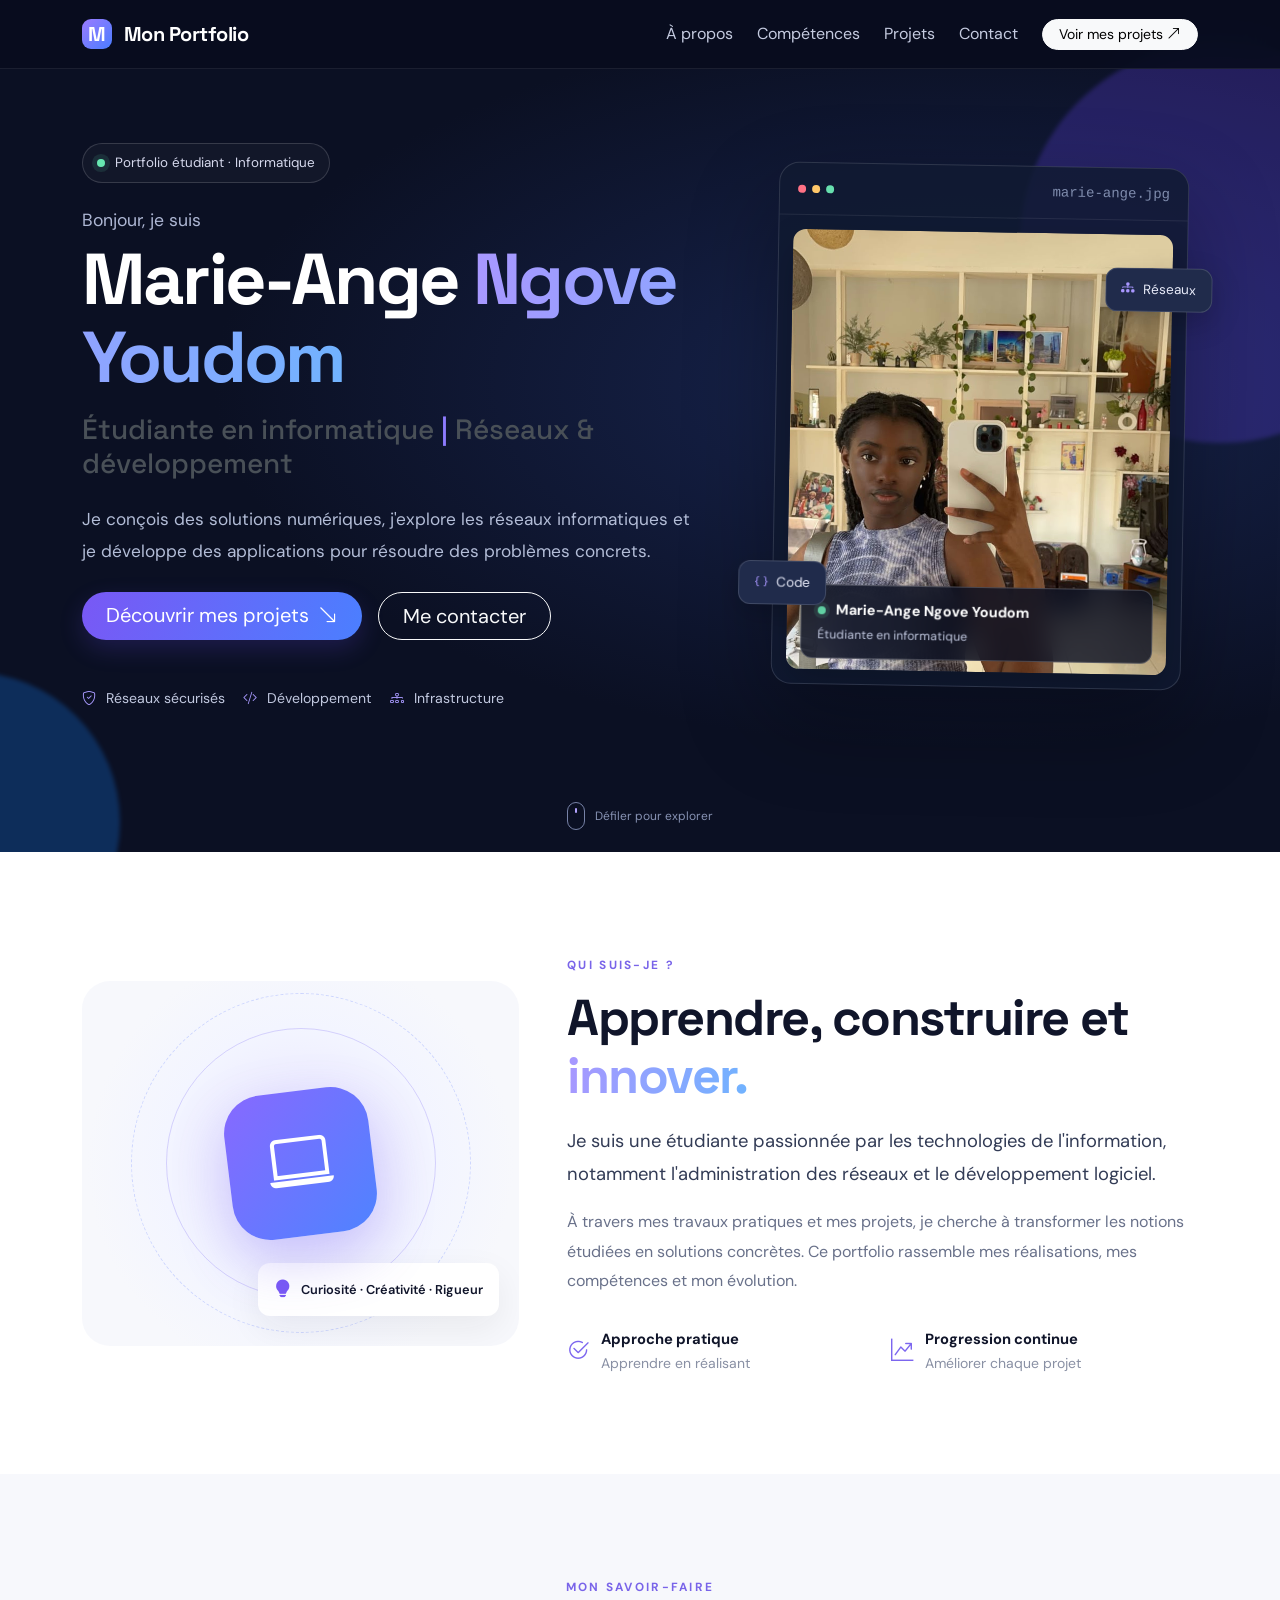
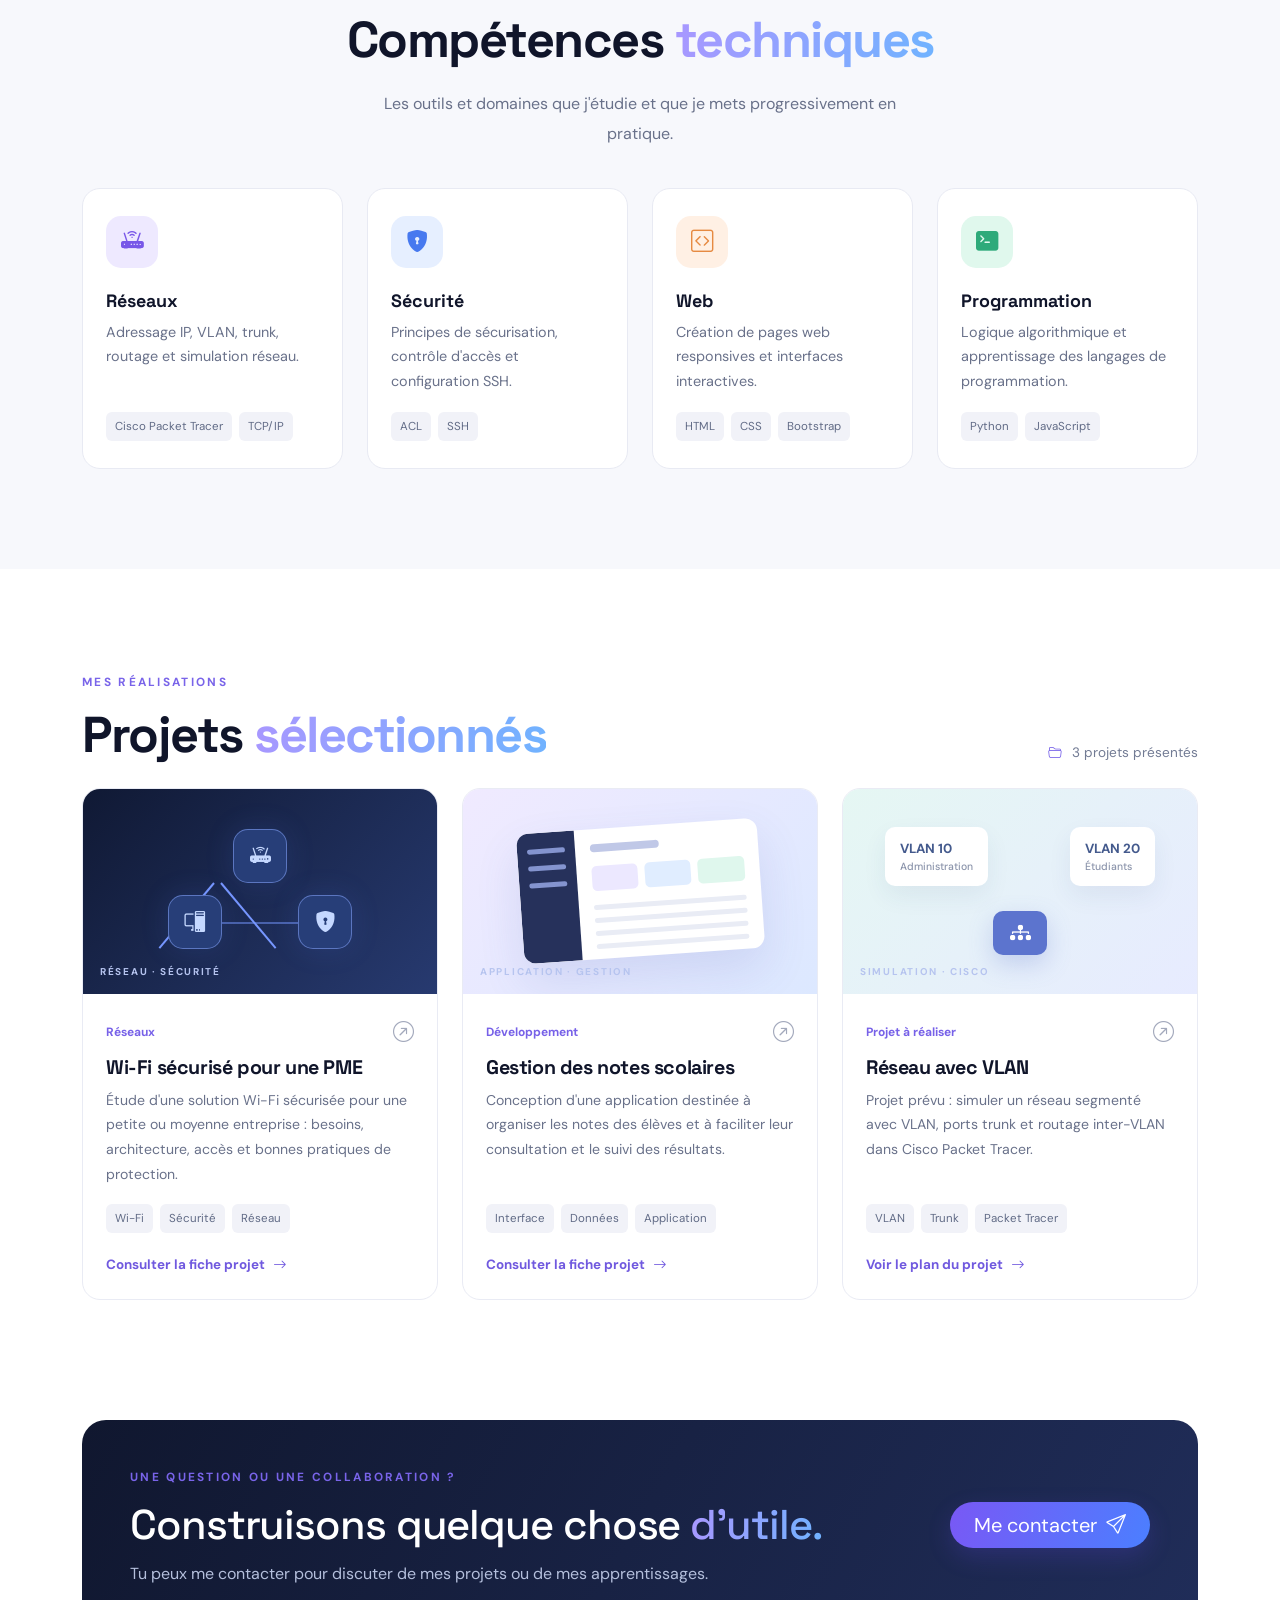
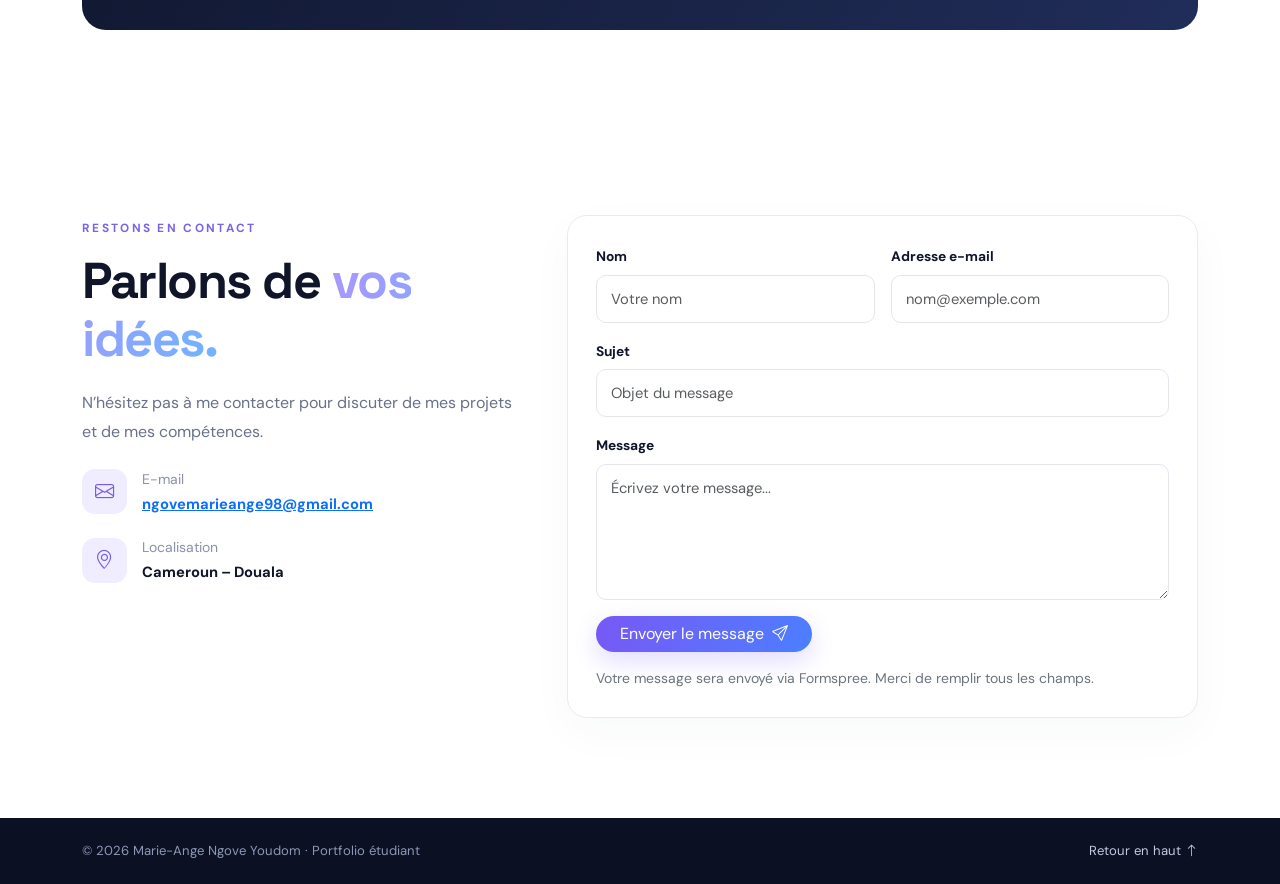
<file: index.html>
<!doctype html>
<html lang="fr">
<head>
  <meta charset="utf-8">
  <meta name="viewport" content="width=device-width, initial-scale=1">
  <meta name="description" content="Portfolio étudiant en informatique : réseaux, cybersécurité et développement d'applications.">
  <title>Portfolio | Étudiante en informatique</title>
  <link href="https://cdn.jsdelivr.net/npm/bootstrap@5.3.3/dist/css/bootstrap.min.css" rel="stylesheet">
  <link href="https://cdn.jsdelivr.net/npm/bootstrap-icons@1.11.3/font/bootstrap-icons.min.css" rel="stylesheet">
  <link rel="stylesheet" href="assets/css/style.css">
</head>
<body data-bs-spy="scroll" data-bs-target="#navbar" data-bs-smooth-scroll="true" tabindex="0">
<nav id="navbar" class="navbar navbar-expand-lg navbar-dark fixed-top">
  <div class="container">
    <a class="navbar-brand fw-bold" href="#accueil"><span class="brand-mark">M</span> Mon Portfolio</a>
    <button class="navbar-toggler" type="button" data-bs-toggle="collapse" data-bs-target="#navLinks" aria-controls="navLinks" aria-expanded="false" aria-label="Ouvrir le menu"><span class="navbar-toggler-icon"></span></button>
    <div class="collapse navbar-collapse" id="navLinks">
      <ul class="navbar-nav ms-auto align-items-lg-center gap-lg-2">
        <li class="nav-item"><a class="nav-link" href="#apropos">À propos</a></li>
        <li class="nav-item"><a class="nav-link" href="#competences">Compétences</a></li>
        <li class="nav-item"><a class="nav-link" href="#projets">Projets</a></li>
        <li class="nav-item"><a class="nav-link" href="#contact">Contact</a></li>
        <li class="nav-item ms-lg-2"><a class="btn btn-sm btn-outline-light rounded-pill px-3" href="#projets">Voir mes projets <i class="bi bi-arrow-up-right"></i></a></li>
      </ul>
    </div>
  </div>
</nav>
<header id="accueil" class="hero-section">
  <div class="hero-glow glow-one"></div><div class="hero-glow glow-two"></div>
  <div class="container position-relative">
    <div class="row align-items-center min-vh-100 py-5 g-5">
      <div class="col-lg-7 reveal">
        <span class="eyebrow"><span class="status-dot"></span> Portfolio étudiant · Informatique</span>
        <p class="hello mt-4 mb-2">Bonjour, je suis</p>
        <h1 class="display-2 fw-bold mb-3">Marie-Ange <span class="gradient-text">Ngove Youdom</span></h1>
        <h2 class="h3 text-light-emphasis mb-4">Étudiante en informatique <span class="accent">|</span> Réseaux & développement</h2>
        <p class="hero-copy mb-4">Je conçois des solutions numériques, j'explore les réseaux informatiques et je développe des applications pour résoudre des problèmes concrets.</p>
        <div class="d-flex flex-wrap gap-3">
          <a href="#projets" class="btn btn-primary btn-lg rounded-pill px-4">Découvrir mes projets <i class="bi bi-arrow-down-right ms-1"></i></a>
          <a href="#contact" class="btn btn-outline-light btn-lg rounded-pill px-4">Me contacter</a>
        </div>
        <div class="hero-tags mt-5"><span><i class="bi bi-shield-check"></i> Réseaux sécurisés</span><span><i class="bi bi-code-slash"></i> Développement</span><span><i class="bi bi-diagram-3"></i> Infrastructure</span></div>
      </div>
      <div class="col-lg-5 reveal reveal-delay">
        <div class="profile-panel mx-auto">
          <div class="panel-top"><span></span><span></span><span></span><small>marie-ange.jpg</small></div>
          <div class="profile-photo-wrap"><img class="profile-photo" src="assets/images/photo-marie-ange.jpeg" alt="Photo de Marie-Ange Ngove Youdom"><div class="photo-caption"><span class="photo-status"></span> Marie-Ange Ngove Youdom <small>Étudiante en informatique</small></div></div>
          <div class="floating-badge badge-network"><i class="bi bi-diagram-3-fill"></i><span>Réseaux</span></div>
          <div class="floating-badge badge-code"><i class="bi bi-braces"></i><span>Code</span></div>
        </div>
      </div>
    </div>
  </div>
  <a class="scroll-cue" href="#apropos" aria-label="Défiler vers la section À propos"><span></span> Défiler pour explorer</a>
</header>
<main>
<section id="apropos" class="section-pad section-light"><div class="container"><div class="row align-items-center g-5">
  <div class="col-lg-5 reveal"><div class="about-visual"><div class="about-icon"><i class="bi bi-laptop"></i></div><div class="orbit orbit-a"></div><div class="orbit orbit-b"></div><div class="mini-card"><i class="bi bi-lightbulb-fill"></i><span>Curiosité · Créativité · Rigueur</span></div></div></div>
  <div class="col-lg-7 reveal reveal-delay"><span class="section-kicker">QUI SUIS-JE ?</span><h2 class="section-title">Apprendre, construire et <span class="gradient-text">innover.</span></h2><p class="lead-copy">Je suis une étudiante passionnée par les technologies de l'information, notamment l'administration des réseaux et le développement logiciel.</p><p class="body-copy">À travers mes travaux pratiques et mes projets, je cherche à transformer les notions étudiées en solutions concrètes. Ce portfolio rassemble mes réalisations, mes compétences et mon évolution.</p><div class="row g-3 mt-3"><div class="col-sm-6"><div class="value-item"><i class="bi bi-check2-circle"></i><div><strong>Approche pratique</strong><small>Apprendre en réalisant</small></div></div></div><div class="col-sm-6"><div class="value-item"><i class="bi bi-graph-up-arrow"></i><div><strong>Progression continue</strong><small>Améliorer chaque projet</small></div></div></div></div></div>
</div></div></section>
<section id="competences" class="section-pad skills-section"><div class="container"><div class="section-heading text-center reveal"><span class="section-kicker">MON SAVOIR-FAIRE</span><h2 class="section-title">Compétences <span class="gradient-text">techniques</span></h2><p class="body-copy mx-auto">Les outils et domaines que j'étudie et que je mets progressivement en pratique.</p></div><div class="row g-4 mt-3">
  <div class="col-md-6 col-lg-3 reveal"><div class="skill-card h-100"><div class="skill-icon purple"><i class="bi bi-router-fill"></i></div><h3>Réseaux</h3><p>Adressage IP, VLAN, trunk, routage et simulation réseau.</p><div class="skill-pills"><span>Cisco Packet Tracer</span><span>TCP/IP</span></div></div></div>
  <div class="col-md-6 col-lg-3 reveal reveal-delay"><div class="skill-card h-100"><div class="skill-icon blue"><i class="bi bi-shield-lock-fill"></i></div><h3>Sécurité</h3><p>Principes de sécurisation, contrôle d'accès et configuration SSH.</p><div class="skill-pills"><span>ACL</span><span>SSH</span></div></div></div>
  <div class="col-md-6 col-lg-3 reveal"><div class="skill-card h-100"><div class="skill-icon orange"><i class="bi bi-code-square"></i></div><h3>Web</h3><p>Création de pages web responsives et interfaces interactives.</p><div class="skill-pills"><span>HTML</span><span>CSS</span><span>Bootstrap</span></div></div></div>
  <div class="col-md-6 col-lg-3 reveal reveal-delay"><div class="skill-card h-100"><div class="skill-icon green"><i class="bi bi-terminal-fill"></i></div><h3>Programmation</h3><p>Logique algorithmique et apprentissage des langages de programmation.</p><div class="skill-pills"><span>Python</span><span>JavaScript</span></div></div></div>
</div></div></section>
<section id="projets" class="section-pad projects-section"><div class="container"><div class="d-flex flex-wrap justify-content-between align-items-end gap-3 mb-4 reveal"><div><span class="section-kicker">MES RÉALISATIONS</span><h2 class="section-title mb-0">Projets <span class="gradient-text">sélectionnés</span></h2></div><span class="project-count"><i class="bi bi-folder2-open"></i> 3 projets présentés</span></div><div class="row g-4">
  <div class="col-lg-4 reveal"><article class="project-card h-100"><div class="project-art art-network"><div class="network-node n1"><i class="bi bi-router-fill"></i></div><div class="network-node n2"><i class="bi bi-pc-display"></i></div><div class="network-node n3"><i class="bi bi-shield-lock-fill"></i></div><div class="network-line l1"></div><div class="network-line l2"></div><div class="network-line l3"></div><span class="art-label">RÉSEAU · SÉCURITÉ</span></div><div class="project-body"><div class="d-flex justify-content-between align-items-center mb-2"><span class="project-type">Réseaux</span><i class="bi bi-arrow-up-right-circle project-arrow"></i></div><h3>Wi-Fi sécurisé pour une PME</h3><p>Étude d'une solution Wi-Fi sécurisée pour une petite ou moyenne entreprise : besoins, architecture, accès et bonnes pratiques de protection.</p><div class="project-tags"><span>Wi-Fi</span><span>Sécurité</span><span>Réseau</span></div><a class="project-link" href="projets/wifi-securise/index.html">Consulter la fiche projet <i class="bi bi-arrow-right"></i></a></div></article></div>
  <div class="col-lg-4 reveal reveal-delay"><article class="project-card h-100"><div class="project-art art-app"><div class="app-mock"><div class="app-sidebar"><b></b><b></b><b></b></div><div class="app-content"><span class="mock-title"></span><div class="mock-stats"><i></i><i></i><i></i></div><div class="mock-table"><b></b><b></b><b></b><b></b></div></div></div><span class="art-label">APPLICATION · GESTION</span></div><div class="project-body"><div class="d-flex justify-content-between align-items-center mb-2"><span class="project-type">Développement</span><i class="bi bi-arrow-up-right-circle project-arrow"></i></div><h3>Gestion des notes scolaires</h3><p>Conception d'une application destinée à organiser les notes des élèves et à faciliter leur consultation et le suivi des résultats.</p><div class="project-tags"><span>Interface</span><span>Données</span><span>Application</span></div><a class="project-link" href="projets/gestion-notes/index.html">Consulter la fiche projet <i class="bi bi-arrow-right"></i></a></div></article></div>
  <div class="col-lg-4 reveal"><article class="project-card h-100"><div class="project-art art-vlan"><div class="vlan-box box-a">VLAN 10<small>Administration</small></div><div class="vlan-box box-b">VLAN 20<small>Étudiants</small></div><div class="vlan-switch"><i class="bi bi-diagram-3-fill"></i></div><span class="art-label">SIMULATION · CISCO</span></div><div class="project-body"><div class="d-flex justify-content-between align-items-center mb-2"><span class="project-type">Projet à réaliser</span><i class="bi bi-arrow-up-right-circle project-arrow"></i></div><h3>Réseau avec VLAN</h3><p>Projet prévu : simuler un réseau segmenté avec VLAN, ports trunk et routage inter-VLAN dans Cisco Packet Tracer.</p><div class="project-tags"><span>VLAN</span><span>Trunk</span><span>Packet Tracer</span></div><a class="project-link" href="projets/reseau-vlan/index.html">Voir le plan du projet <i class="bi bi-arrow-right"></i></a></div></article></div>
</div></div></section>
<section class="cta-section"><div class="container"><div class="cta-box reveal"><div><span class="section-kicker">UNE QUESTION OU UNE COLLABORATION ?</span><h2>Construisons quelque chose <span class="gradient-text">d'utile.</span></h2><p>Tu peux me contacter pour discuter de mes projets ou de mes apprentissages.</p></div><a href="#contact" class="btn btn-primary btn-lg rounded-pill px-4">Me contacter <i class="bi bi-send ms-1"></i></a></div></div></section>
<section id="contact" class="section-pad section-light"><div class="container"><div class="row g-5"><div class="col-lg-5 reveal"><span class="section-kicker">RESTONS EN CONTACT</span><h2 class="section-title">Parlons de <span class="gradient-text">vos idées.</span></h2><p class="body-copy">N’hésitez pas à me contacter pour discuter de mes projets et de mes compétences.</p><div class="contact-detail"><i class="bi bi-envelope"></i><div><small>E-mail</small><strong><a href="mailto:ngovemarieange98@gmail.com">ngovemarieange98@gmail.com</a></strong></div></div><div class="contact-detail"><i class="bi bi-geo-alt"></i><div><small>Localisation</small><strong>Cameroun – Douala</strong></div></div></div><div class="col-lg-7 reveal reveal-delay"><form id="contactForm" class="contact-form" action="https://formspree.io/f/xaeqrkwn" method="POST"><div class="row g-3"><div class="col-md-6"><label class="form-label" for="name">Nom</label><input class="form-control" id="name" name="name" placeholder="Votre nom" required></div><div class="col-md-6"><label class="form-label" for="email">Adresse e-mail</label><input class="form-control" type="email" id="email" name="email" placeholder="nom@exemple.com" required></div><div class="col-12"><label class="form-label" for="subject">Sujet</label><input class="form-control" id="subject" name="subject" placeholder="Objet du message" required></div><div class="col-12"><label class="form-label" for="message">Message</label><textarea class="form-control" id="message" name="message" rows="5" placeholder="Écrivez votre message..." required></textarea></div><div class="col-12"><button class="btn btn-primary rounded-pill px-4" type="submit">Envoyer le message <i class="bi bi-send ms-1"></i></button><p id="formNotice" class="small mt-3 mb-0 text-secondary">Votre message sera envoyé via Formspree. Merci de remplir tous les champs.</p></div></div></form></div></div></div></section>
</main>
<footer class="site-footer"><div class="container d-flex flex-wrap justify-content-between gap-2"><span>© <span id="year"></span> Marie-Ange Ngove Youdom · Portfolio étudiant</span><a href="#accueil">Retour en haut <i class="bi bi-arrow-up"></i></a></div></footer>
<script src="https://cdn.jsdelivr.net/npm/bootstrap@5.3.3/dist/js/bootstrap.bundle.min.js"></script>
<script src="assets/js/main.js"></script>
</body></html>
</file>
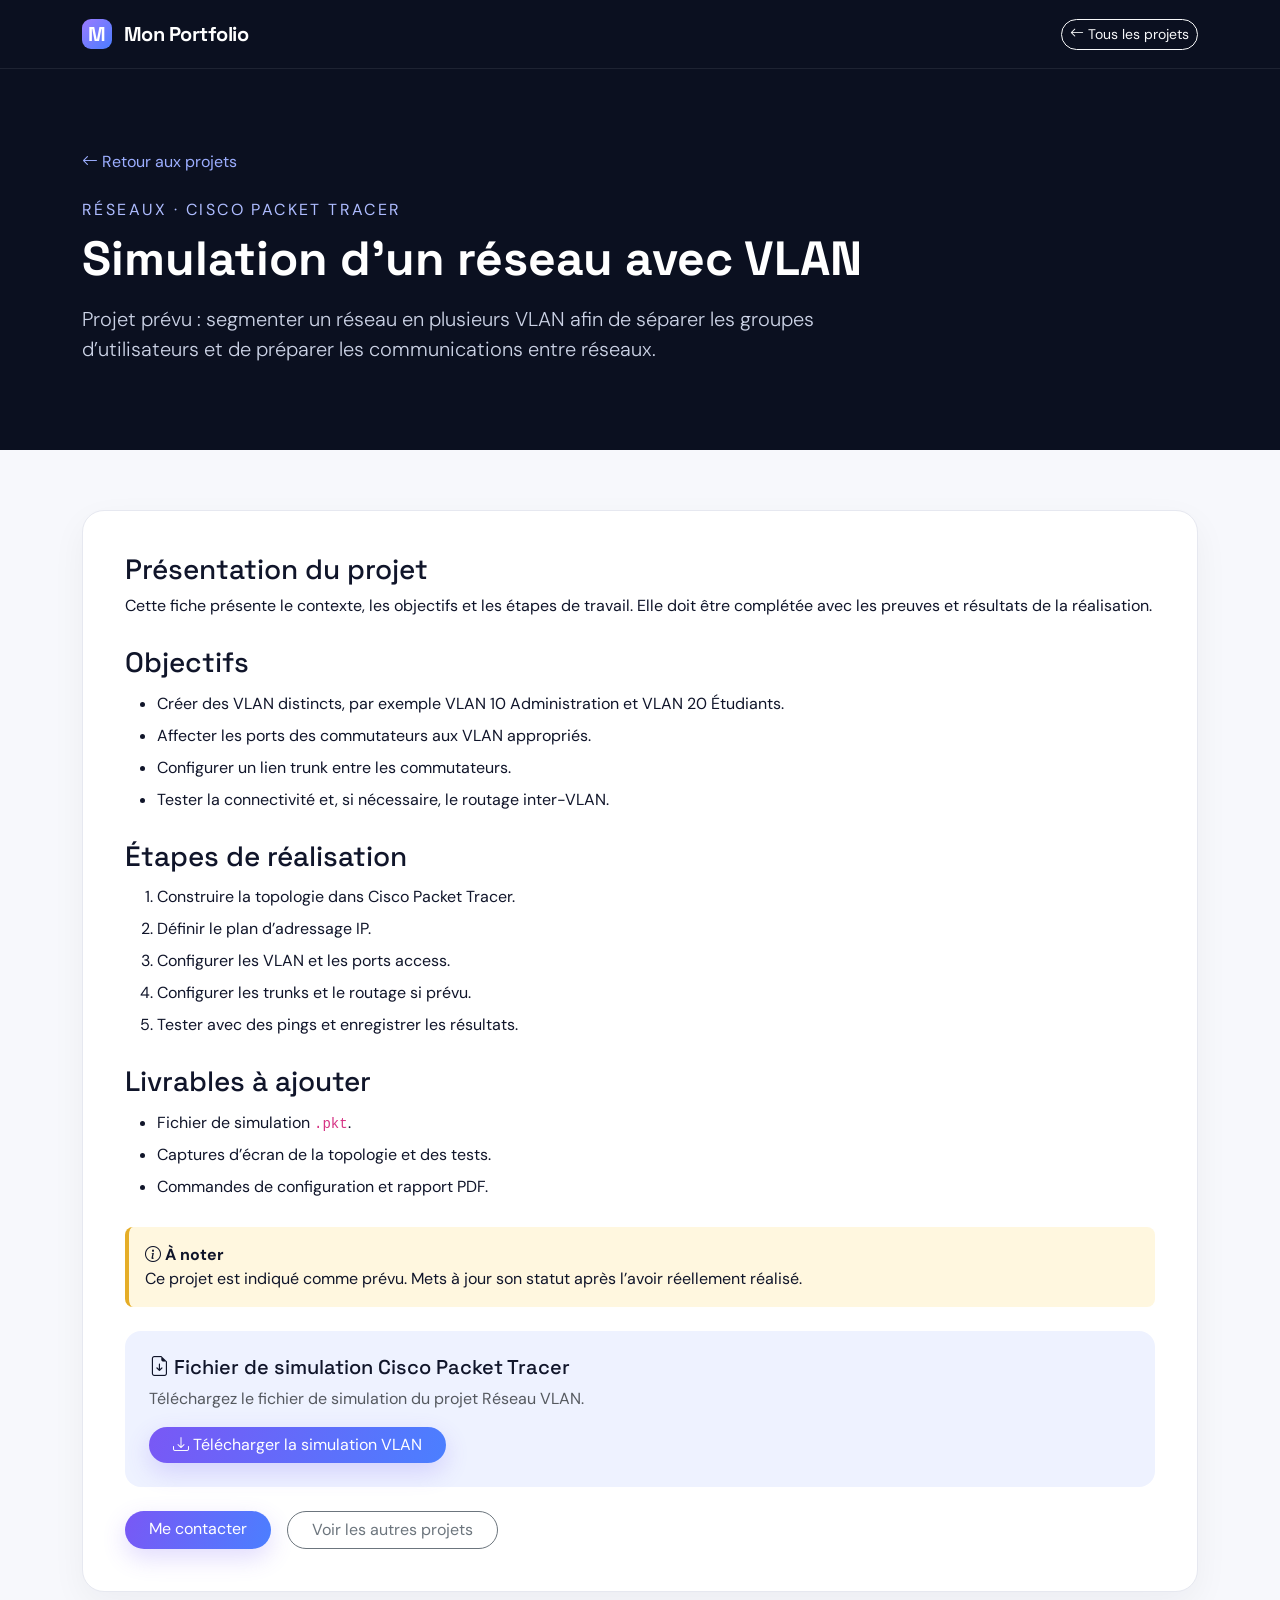
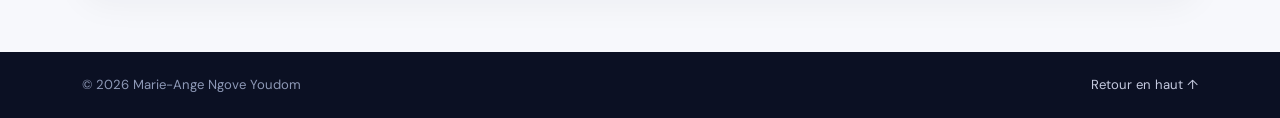
<file: projets/reseau-vlan/index.html>
<!doctype html>
<html lang="fr">
<head>
<meta charset="utf-8">
<meta name="viewport" content="width=device-width, initial-scale=1">
<meta name="description" content="Fiche projet : Simulation d’un réseau avec VLAN">
<title>Simulation d’un réseau avec VLAN | Portfolio Marie-Ange</title>
<link href="https://cdn.jsdelivr.net/npm/bootstrap@5.3.3/dist/css/bootstrap.min.css" rel="stylesheet">
<link href="https://cdn.jsdelivr.net/npm/bootstrap-icons@1.11.3/font/bootstrap-icons.min.css" rel="stylesheet">
<link rel="stylesheet" href="../../assets/css/style.css">

<style>
.detail-hero{padding:150px 0 70px;background:#0b1020;color:#fff}
.detail-content{padding:60px 0;background:#f7f8fc;min-height:55vh}
.detail-card{background:white;border:1px solid #e6e8f0;border-radius:22px;padding:clamp(22px,4vw,42px);box-shadow:0 12px 35px #121a2b0c}
.detail-card h3{margin-top:28px;margin-bottom:12px}
.detail-card li{margin-bottom:8px}
.back-link{color:#9caeff;text-decoration:none}
.project-note{background:#fff7df;border-left:4px solid #e5ad27;padding:16px;border-radius:8px;margin-top:28px}
</style>
</head>

<body>

<nav class="navbar navbar-dark fixed-top" style="background:#0b1020">
<div class="container">
<a class="navbar-brand fw-bold" href="../../index.html">
<span class="brand-mark">M</span> Mon Portfolio
</a>
<a class="btn btn-outline-light btn-sm rounded-pill" href="../../index.html#projets">
<i class="bi bi-arrow-left"></i> Tous les projets
</a>
</div>
</nav>

<header class="detail-hero">
<div class="container">
<a class="back-link" href="../../index.html#projets">
<i class="bi bi-arrow-left"></i> Retour aux projets
</a>
<p class="text-uppercase mt-4 mb-2" style="letter-spacing:.15em;color:#aebcff">
Réseaux · Cisco Packet Tracer
</p>
<h1 class="display-5 fw-bold">Simulation d’un réseau avec VLAN</h1>
<p class="lead mt-3" style="max-width:800px;color:#cbd2e5">
Projet prévu : segmenter un réseau en plusieurs VLAN afin de séparer les groupes d’utilisateurs et de préparer les communications entre réseaux.
</p>
</div>
</header>

<main class="detail-content">
<div class="container">
<article class="detail-card">

<h2 class="h3">Présentation du projet</h2>
<p>Cette fiche présente le contexte, les objectifs et les étapes de travail. Elle doit être complétée avec les preuves et résultats de la réalisation.</p>

<h3>Objectifs</h3>
<ul>
<li>Créer des VLAN distincts, par exemple VLAN 10 Administration et VLAN 20 Étudiants.</li>
<li>Affecter les ports des commutateurs aux VLAN appropriés.</li>
<li>Configurer un lien trunk entre les commutateurs.</li>
<li>Tester la connectivité et, si nécessaire, le routage inter-VLAN.</li>
</ul>

<h3>Étapes de réalisation</h3>
<ol>
<li>Construire la topologie dans Cisco Packet Tracer.</li>
<li>Définir le plan d’adressage IP.</li>
<li>Configurer les VLAN et les ports access.</li>
<li>Configurer les trunks et le routage si prévu.</li>
<li>Tester avec des pings et enregistrer les résultats.</li>
</ol>

<h3>Livrables à ajouter</h3>
<ul>
<li>Fichier de simulation <code>.pkt</code>.</li>
<li>Captures d’écran de la topologie et des tests.</li>
<li>Commandes de configuration et rapport PDF.</li>
</ul>

<div class="project-note">
<strong><i class="bi bi-info-circle"></i> À noter</strong>
<p class="mb-0">Ce projet est indiqué comme prévu. Mets à jour son statut après l’avoir réellement réalisé.</p>
</div>

<!-- Bouton de téléchargement de la simulation VLAN -->
<div class="mt-4 p-4 rounded-4" style="background:#eef2ff">
<h3 class="h5 mb-2 mt-0">
<i class="bi bi-file-earmark-arrow-down"></i>
Fichier de simulation Cisco Packet Tracer
</h3>
<p class="text-muted">
Téléchargez le fichier de simulation du projet Réseau VLAN.
</p>
<a href="./LONGSTAR.pka%20(2)"
   class="btn btn-primary rounded-pill px-4"
   download>
<i class="bi bi-download"></i>
Télécharger la simulation VLAN
</a>
</div>

<div class="d-flex flex-wrap gap-3 mt-4">
<a class="btn btn-primary rounded-pill px-4" href="../../index.html#contact">Me contacter</a>
<a class="btn btn-outline-secondary rounded-pill px-4" href="../../index.html#projets">Voir les autres projets</a>
</div>

</article>
</div>
</main>

<footer class="site-footer">
<div class="container d-flex flex-wrap justify-content-between gap-2">
<span>© <span id="year"></span> Marie-Ange Ngove Youdom</span>
<a href="#top" onclick="window.scrollTo({top:0,behavior:'smooth'});return false">Retour en haut ↑</a>
</div>
</footer>

<script>
document.getElementById('year').textContent=new Date().getFullYear();
</script>
<script src="https://cdn.jsdelivr.net/npm/bootstrap@5.3.3/dist/js/bootstrap.bundle.min.js"></script>

</body>
</html>
</file>
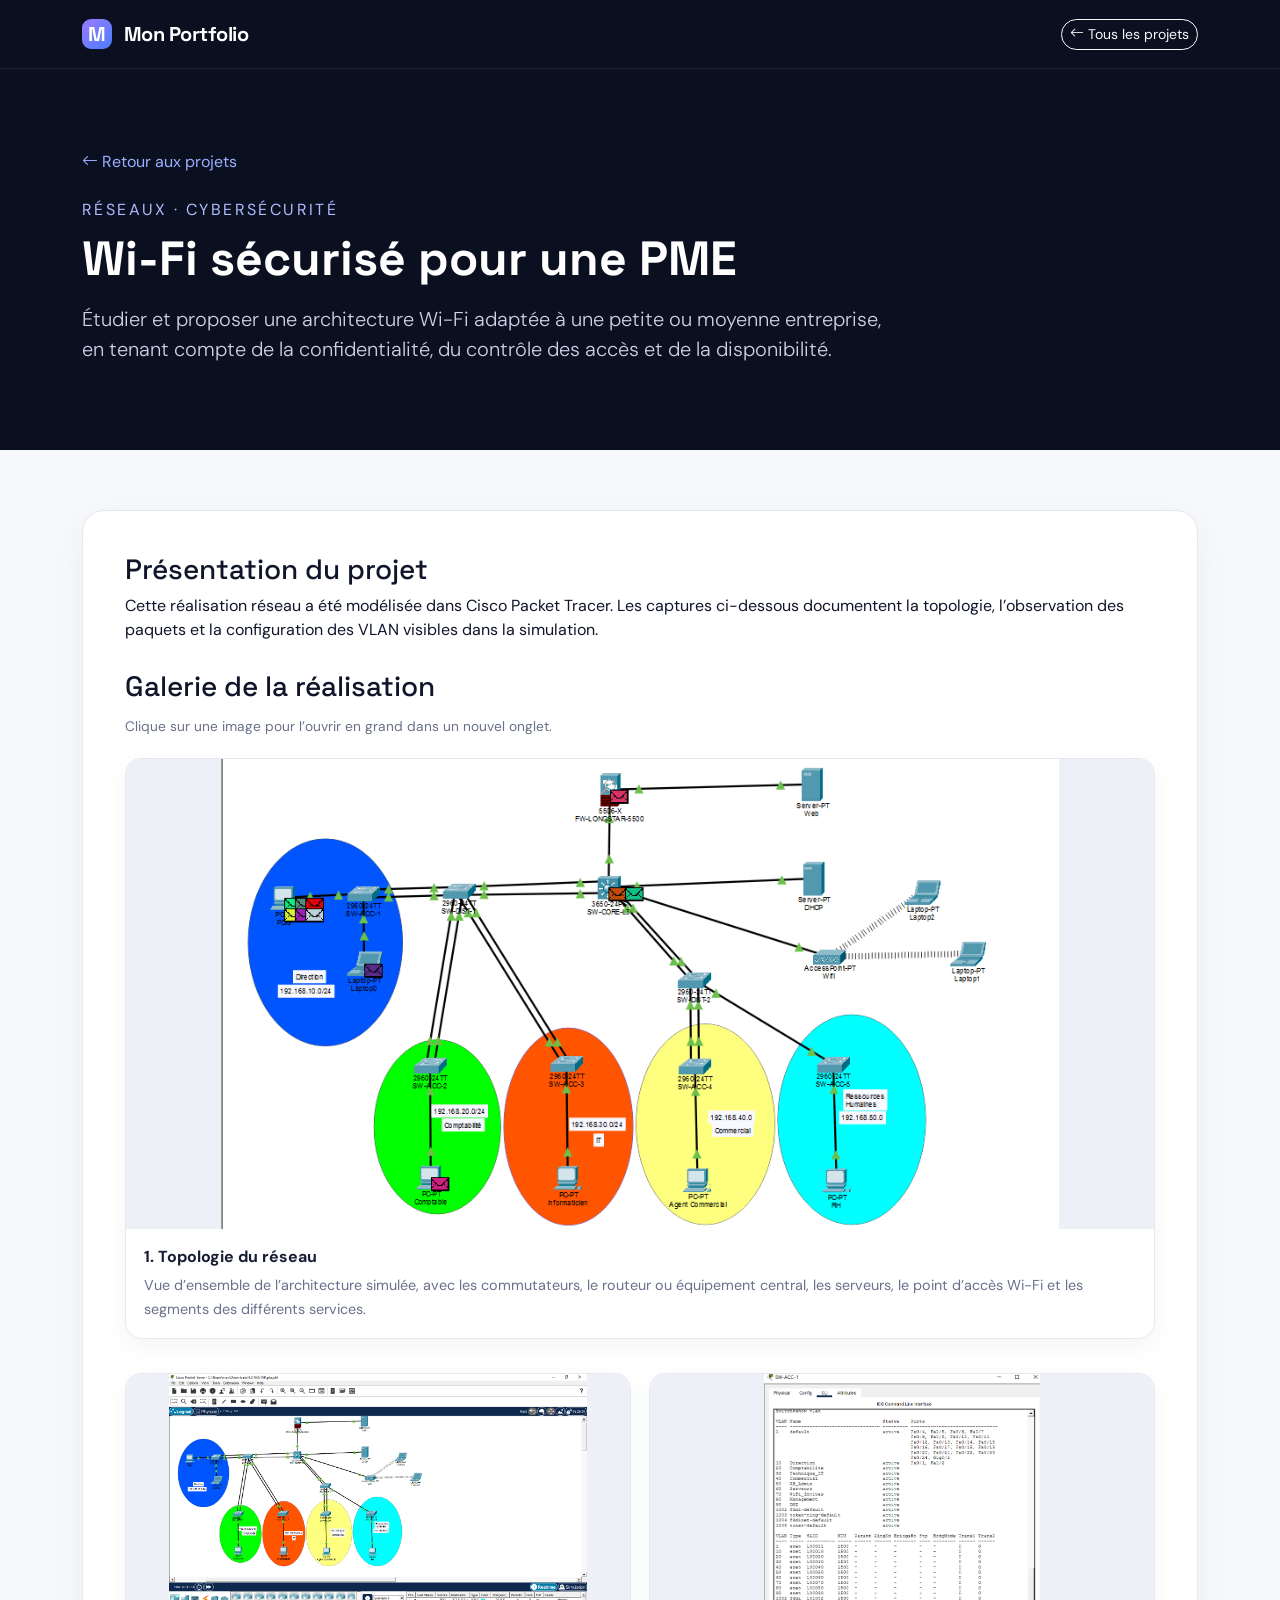
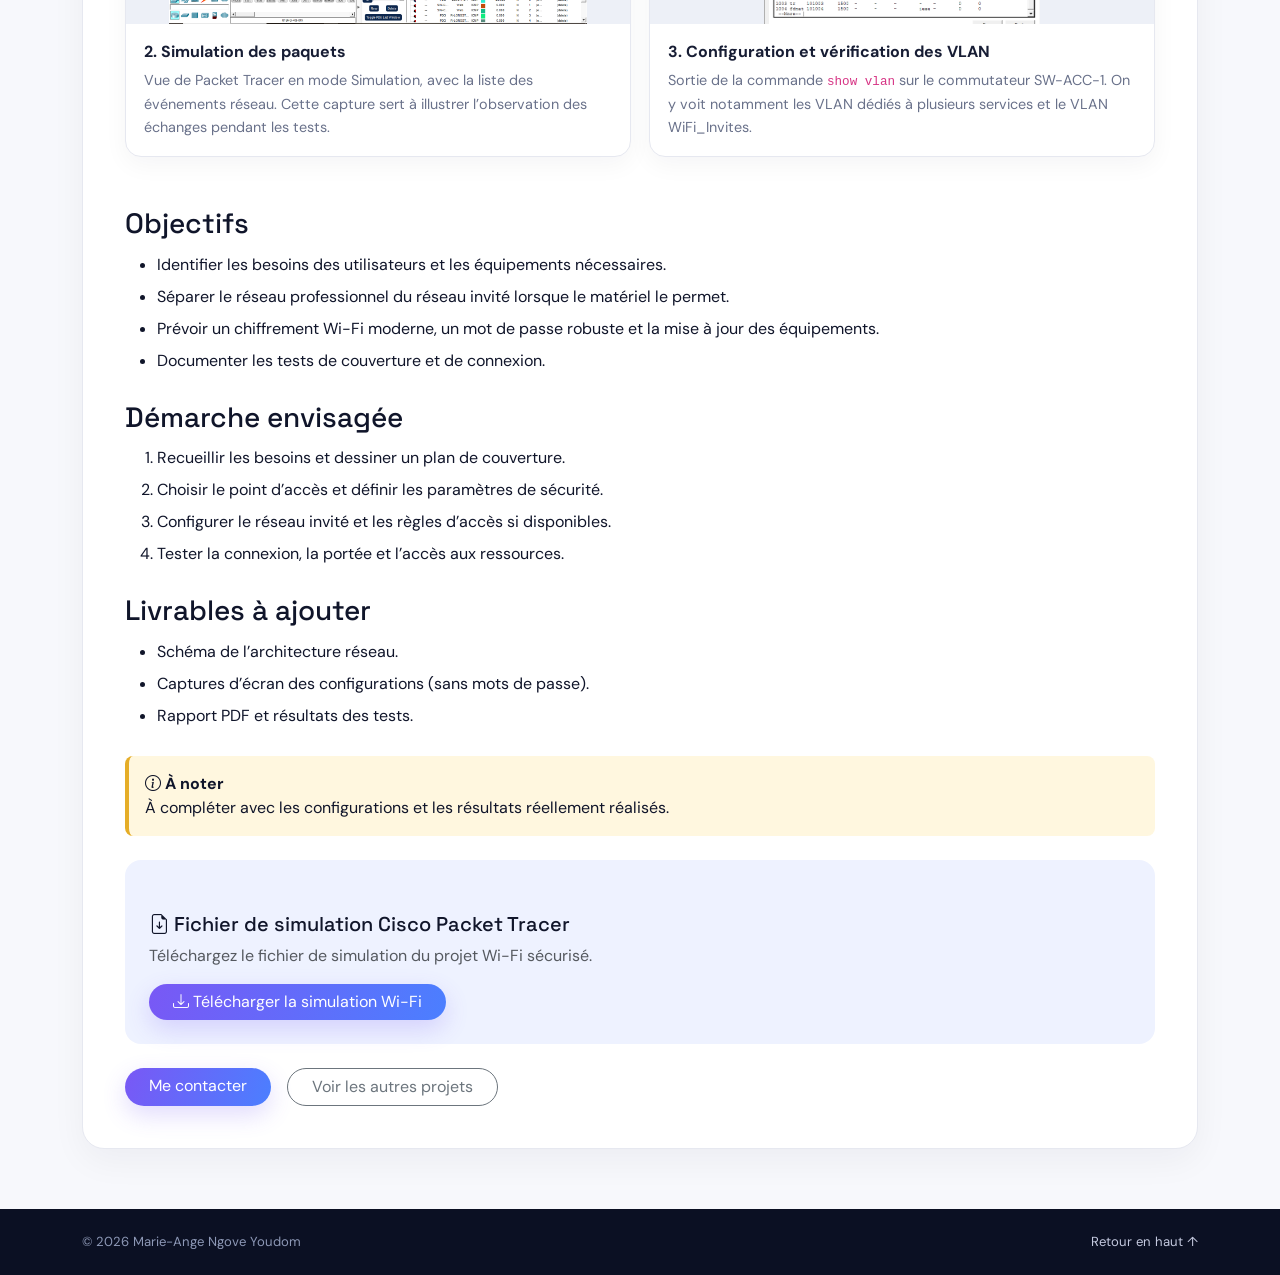
<file: projets/wifi-securise/index.html>
<!doctype html>
<html lang="fr">
<head>
<meta charset="utf-8">
<meta name="viewport" content="width=device-width, initial-scale=1">
<meta name="description" content="Fiche projet : Wi-Fi sécurisé pour une PME">
<title>Wi-Fi sécurisé pour une PME | Portfolio Marie-Ange</title>
<link href="https://cdn.jsdelivr.net/npm/bootstrap@5.3.3/dist/css/bootstrap.min.css" rel="stylesheet">
<link href="https://cdn.jsdelivr.net/npm/bootstrap-icons@1.11.3/font/bootstrap-icons.min.css" rel="stylesheet">
<link rel="stylesheet" href="../../assets/css/style.css">

<style>
.detail-hero{padding:150px 0 70px;background:#0b1020;color:#fff}
.detail-content{padding:60px 0;background:#f7f8fc;min-height:55vh}
.detail-card{background:white;border:1px solid #e6e8f0;border-radius:22px;padding:clamp(22px,4vw,42px);box-shadow:0 12px 35px #121a2b0c}
.detail-card h3{margin-top:28px;margin-bottom:12px}
.detail-card li{margin-bottom:8px}
.back-link{color:#9caeff;text-decoration:none}
.project-note{background:#fff7df;border-left:4px solid #e5ad27;padding:16px;border-radius:8px;margin-top:28px}
.evidence-gallery{display:grid;grid-template-columns:repeat(2,minmax(0,1fr));gap:18px;margin:22px 0 34px}
.evidence-item{overflow:hidden;border:1px solid #e6e8f0;border-radius:16px;background:#fff;box-shadow:0 8px 25px #121a2b0b}
.evidence-item:first-child{grid-column:1/-1}
.evidence-item a{display:block;background:#edf0f7}
.evidence-item img{display:block;width:100%;height:250px;object-fit:contain;transition:transform .25s}
.evidence-item:first-child img{height:auto;max-height:470px}
.evidence-item a:hover img{transform:scale(1.015)}
.evidence-caption{padding:16px 18px}
.evidence-caption strong{display:block;margin-bottom:5px;color:#171d34}
.evidence-caption p{margin:0;color:#69718a;font-size:.9rem;line-height:1.65}
.evidence-hint{font-size:.86rem;color:#69718a;margin-bottom:0}
@media(max-width:767px){
.evidence-gallery{grid-template-columns:1fr}
.evidence-item:first-child{grid-column:auto}
.evidence-item img{height:auto;max-height:360px}
}
</style>
</head>

<body>

<nav class="navbar navbar-dark fixed-top" style="background:#0b1020">
<div class="container">
<a class="navbar-brand fw-bold" href="../../index.html">
<span class="brand-mark">M</span> Mon Portfolio
</a>
<a class="btn btn-outline-light btn-sm rounded-pill" href="../../index.html#projets">
<i class="bi bi-arrow-left"></i> Tous les projets
</a>
</div>
</nav>

<header class="detail-hero">
<div class="container">
<a class="back-link" href="../../index.html#projets">
<i class="bi bi-arrow-left"></i> Retour aux projets
</a>
<p class="text-uppercase mt-4 mb-2" style="letter-spacing:.15em;color:#aebcff">Réseaux · Cybersécurité</p>
<h1 class="display-5 fw-bold">Wi-Fi sécurisé pour une PME</h1>
<p class="lead mt-3" style="max-width:800px;color:#cbd2e5">
Étudier et proposer une architecture Wi-Fi adaptée à une petite ou moyenne entreprise, en tenant compte de la confidentialité, du contrôle des accès et de la disponibilité.
</p>
</div>
</header>

<main class="detail-content">
<div class="container">
<article class="detail-card">

<h2 class="h3">Présentation du projet</h2>
<p>
Cette réalisation réseau a été modélisée dans Cisco Packet Tracer. Les captures ci-dessous documentent la topologie, l’observation des paquets et la configuration des VLAN visibles dans la simulation.
</p>

<h3>Galerie de la réalisation</h3>
<p class="evidence-hint">Clique sur une image pour l’ouvrir en grand dans un nouvel onglet.</p>

<div class="evidence-gallery">

<figure class="evidence-item">
<a href="images/topologie-reseau.png" target="_blank" rel="noopener" aria-label="Ouvrir la capture de la topologie réseau en grand">
<img src="images/topologie-reseau.png" alt="Capture Cisco Packet Tracer présentant la topologie du réseau de la PME" loading="lazy">
</a>
<figcaption class="evidence-caption">
<strong>1. Topologie du réseau</strong>
<p>Vue d’ensemble de l’architecture simulée, avec les commutateurs, le routeur ou équipement central, les serveurs, le point d’accès Wi-Fi et les segments des différents services.</p>
</figcaption>
</figure>

<figure class="evidence-item">
<a href="images/simulation-paquets.png" target="_blank" rel="noopener" aria-label="Ouvrir la capture de simulation des paquets en grand">
<img src="images/simulation-paquets.png" alt="Capture de Cisco Packet Tracer en mode simulation avec la liste des paquets" loading="lazy">
</a>
<figcaption class="evidence-caption">
<strong>2. Simulation des paquets</strong>
<p>Vue de Packet Tracer en mode Simulation, avec la liste des événements réseau. Cette capture sert à illustrer l’observation des échanges pendant les tests.</p>
</figcaption>
</figure>

<figure class="evidence-item">
<a href="images/configuration-vlan.png" target="_blank" rel="noopener" aria-label="Ouvrir la capture de configuration VLAN en grand">
<img src="images/configuration-vlan.png" alt="Sortie de la commande show vlan sur le commutateur SW-ACC-1" loading="lazy">
</a>
<figcaption class="evidence-caption">
<strong>3. Configuration et vérification des VLAN</strong>
<p>Sortie de la commande <code>show vlan</code> sur le commutateur SW-ACC-1. On y voit notamment les VLAN dédiés à plusieurs services et le VLAN WiFi_Invites.</p>
</figcaption>
</figure>

</div>

<h3>Objectifs</h3>
<ul>
<li>Identifier les besoins des utilisateurs et les équipements nécessaires.</li>
<li>Séparer le réseau professionnel du réseau invité lorsque le matériel le permet.</li>
<li>Prévoir un chiffrement Wi-Fi moderne, un mot de passe robuste et la mise à jour des équipements.</li>
<li>Documenter les tests de couverture et de connexion.</li>
</ul>

<h3>Démarche envisagée</h3>
<ol>
<li>Recueillir les besoins et dessiner un plan de couverture.</li>
<li>Choisir le point d’accès et définir les paramètres de sécurité.</li>
<li>Configurer le réseau invité et les règles d’accès si disponibles.</li>
<li>Tester la connexion, la portée et l’accès aux ressources.</li>
</ol>

<h3>Livrables à ajouter</h3>
<ul>
<li>Schéma de l’architecture réseau.</li>
<li>Captures d’écran des configurations (sans mots de passe).</li>
<li>Rapport PDF et résultats des tests.</li>
</ul>

<div class="project-note">
<strong><i class="bi bi-info-circle"></i> À noter</strong>
<p class="mb-0">À compléter avec les configurations et les résultats réellement réalisés.</p>
</div>

<!-- BOUTON DE TÉLÉCHARGEMENT PACKET TRACER -->
<div class="mt-4 p-4 rounded-4" style="background:#eef2ff">
<h3 class="h5 mb-2">
<i class="bi bi-file-earmark-arrow-down"></i>
Fichier de simulation Cisco Packet Tracer
</h3>

<p class="text-muted">
Téléchargez le fichier de simulation du projet Wi-Fi sécurisé.
</p>

<a href="./PROJET%20TUTEURE.pka"
class="btn btn-primary rounded-pill px-4"
download>
<i class="bi bi-download"></i>
Télécharger la simulation Wi-Fi
</a>
</div>
<!-- FIN DU BOUTON -->

<div class="d-flex flex-wrap gap-3 mt-4">
<a class="btn btn-primary rounded-pill px-4" href="../../index.html#contact">Me contacter</a>
<a class="btn btn-outline-secondary rounded-pill px-4" href="../../index.html#projets">Voir les autres projets</a>
</div>

</article>
</div>
</main>

<footer class="site-footer">
<div class="container d-flex flex-wrap justify-content-between gap-2">
<span>© <span id="year"></span> Marie-Ange Ngove Youdom</span>
<a href="#top" onclick="window.scrollTo({top:0,behavior:'smooth'});return false">Retour en haut ↑</a>
</div>
</footer>

<script>
document.getElementById('year').textContent=new Date().getFullYear();
</script>
<script src="https://cdn.jsdelivr.net/npm/bootstrap@5.3.3/dist/js/bootstrap.bundle.min.js"></script>

</body>
</html>
</file>
<file: assets/css/style.css>
@import url('https://fonts.googleapis.com/css2?family=DM+Sans:wght@400;500;600;700&family=Space+Grotesk:wght@400;500;600;700&display=swap');
:root{--ink:#10152a;--muted:#69718a;--navy:#0b1023;--purple:#8564ff;--blue:#4a7dff;--line:#e6e9f2;--paper:#f7f8fc}html{scroll-behavior:smooth;scroll-padding-top:90px}*{scroll-margin-top:90px}body{font-family:'DM Sans',sans-serif;color:var(--ink);overflow-x:hidden}h1,h2,h3,.navbar-brand{font-family:'Space Grotesk',sans-serif}.navbar{background:rgba(8,13,31,.9);backdrop-filter:blur(18px);border-bottom:1px solid rgba(255,255,255,.08);padding:14px 0}.navbar-brand{letter-spacing:-.5px}.brand-mark{display:inline-grid;place-items:center;width:30px;height:30px;border-radius:9px;margin-right:7px;background:linear-gradient(135deg,#9b7bff,#4a7dff);color:white}.nav-link{color:#c5cbe0!important}.nav-link:hover,.nav-link.active{color:#fff!important}.hero-section{position:relative;overflow:hidden;background:radial-gradient(ellipse at 75% 45%,#182550 0%,#0b1023 55%);color:white}.hero-section .container{z-index:2}.hero-glow{position:absolute;border-radius:50%;filter:blur(2px);opacity:.25;pointer-events:none}.glow-one{width:400px;height:400px;background:#6c48ff;right:-140px;top:5%}.glow-two{width:300px;height:300px;background:#1684ff;left:-180px;bottom:-120px}.eyebrow{display:inline-flex;align-items:center;gap:10px;padding:9px 14px;border:1px solid #ffffff26;border-radius:50px;background:#ffffff08;color:#d6d9ed;font-size:.84rem}.status-dot{width:8px;height:8px;border-radius:50%;background:#67e8b1;box-shadow:0 0 0 5px #67e8b11c}.hello{color:#aeb7d4;font-size:1.1rem}.hero-section h1{letter-spacing:-2.8px;line-height:1.08}.gradient-text{background:linear-gradient(100deg,#a997ff,#70b3ff);-webkit-background-clip:text;background-clip:text;color:transparent}.accent{color:#8e7cff}.hero-copy{max-width:610px;color:#b3bdd7;font-size:1.08rem;line-height:1.85}.btn-primary{background:linear-gradient(110deg,#7958f5,#4b7fff);border:0;box-shadow:0 9px 24px #674df333}.btn-primary:hover{background:linear-gradient(110deg,#6947e5,#386cf0);transform:translateY(-2px)}.btn{transition:transform .2s,box-shadow .2s}.hero-tags{display:flex;flex-wrap:wrap;gap:18px;color:#c2c9e0;font-size:.88rem}.hero-tags i{color:#a99aff;margin-right:6px}.profile-panel{max-width:410px;position:relative;border:1px solid #ffffff20;border-radius:20px;background:#111a32d9;box-shadow:0 35px 90px #0005;transform:rotate(1deg)}.profile-photo-wrap{position:relative;padding:14px;overflow:hidden;border-radius:0 0 20px 20px}.profile-photo{display:block;width:100%;height:440px;object-fit:cover;object-position:center 30%;border-radius:13px;box-shadow:0 15px 35px #0003}.photo-caption{position:absolute;left:28px;right:28px;bottom:25px;padding:14px 16px;border:1px solid #ffffff35;border-radius:12px;background:rgba(11,16,35,.82);backdrop-filter:blur(12px);color:#fff;font-weight:700;font-size:.9rem}.photo-caption small{display:block;margin-top:4px;color:#c2c9e0;font-size:.76rem;font-weight:400}.photo-status{display:inline-block;width:8px;height:8px;margin-right:7px;border-radius:50%;background:#67dfae;box-shadow:0 0 0 4px #67dfae22}.panel-top{display:flex;align-items:center;gap:6px;padding:15px 18px;border-bottom:1px solid #ffffff14}.panel-top>span{width:8px;height:8px;border-radius:50%;background:#ff7185}.panel-top>span:nth-child(2){background:#ffc86a}.panel-top>span:nth-child(3){background:#67dfae}.panel-top small{margin-left:auto;color:#7f8cad;font-family:monospace}.code-window{padding:26px 25px 30px;color:#d4dcf4;font: .91rem/1.8 ui-monospace,SFMono-Regular,monospace}.code-window p{margin:0}.indent{padding-left:22px}.indent2{padding-left:45px}.code-purple{color:#c29cff}.code-green{color:#70e2bd}.code-blue{color:#7dbbff}.code-yellow{color:#ffd88a}.code-comment{color:#8190b4}.terminal-line{margin-top:28px;padding-top:13px;border-top:1px solid #ffffff15;color:#9eafd2;font-size:.76rem}.terminal-line>span:first-child{color:#70e2bd}.cursor{color:#a997ff;animation:blink 1s steps(2) infinite}.floating-badge{position:absolute;display:flex;align-items:center;gap:9px;padding:11px 15px;border:1px solid #ffffff25;border-radius:12px;background:#202b4b;color:#e8ebf9;box-shadow:0 10px 30px #0003;font-size:.84rem}.floating-badge i{color:#a997ff}.badge-network{top:19%;right:-26px}.badge-code{bottom:15%;left:-35px}.scroll-cue{position:absolute;bottom:22px;left:50%;transform:translateX(-50%);display:flex;align-items:center;gap:10px;color:#8792b3;text-decoration:none;font-size:.75rem}.scroll-cue span{width:18px;height:28px;border:1px solid #7782a7;border-radius:12px;position:relative}.scroll-cue span:after{content:'';position:absolute;top:5px;left:7px;width:2px;height:5px;background:#b3a3ff;border-radius:4px;animation:scroll 1.5s infinite}.section-pad{padding:100px 0}.section-light{background:white}.section-kicker{font-size:.74rem;letter-spacing:2.3px;font-weight:700;color:#7964e9}.section-title{font-size:clamp(2rem,4vw,3.15rem);font-weight:700;letter-spacing:-1.5px;line-height:1.15;margin:13px 0 20px}.lead-copy{font-size:1.15rem;line-height:1.8;color:#333c56}.body-copy{color:var(--muted);line-height:1.85;max-width:670px}.about-visual{height:365px;position:relative;display:grid;place-items:center;border-radius:28px;overflow:hidden;background:radial-gradient(circle at center,#e6e1ff 0,#f3f5ff 48%,#f7f8fc 75%)}.about-icon{z-index:2;display:grid;place-items:center;width:145px;height:145px;border-radius:38px;background:linear-gradient(135deg,#8769ff,#4f83ff);color:#fff;font-size:4rem;box-shadow:0 22px 55px #725cf34d;transform:rotate(-7deg)}.orbit{position:absolute;width:270px;height:270px;border:1px solid #8c7cf44d;border-radius:50%}.orbit-b{width:340px;height:340px;border-style:dashed;border-color:#91a5ff66}.mini-card{position:absolute;bottom:30px;right:20px;display:flex;align-items:center;gap:9px;padding:13px 16px;background:white;border-radius:12px;box-shadow:0 12px 35px #2221;font-size:.8rem;font-weight:600}.mini-card i{color:#7958f5;font-size:1.1rem}.value-item{display:flex;align-items:center;gap:12px}.value-item>i{font-size:1.4rem;color:#7c66ef}.value-item strong,.value-item small{display:block}.value-item strong{font-size:.92rem}.value-item small{color:#8990a4;margin-top:3px}.skills-section{background:var(--paper)}.section-heading .body-copy{max-width:570px}.skill-card{padding:27px 23px;border:1px solid #e8eaf3;border-radius:18px;background:#fff;transition:transform .25s,box-shadow .25s}.skill-card:hover,.project-card:hover{transform:translateY(-7px);box-shadow:0 22px 55px #242a4910}.skill-icon{display:grid;place-items:center;width:52px;height:52px;border-radius:15px;font-size:1.4rem;margin-bottom:22px}.skill-icon.purple{background:#eee9ff;color:#7857e8}.skill-icon.blue{background:#e6efff;color:#4779ef}.skill-icon.orange{background:#fff0e4;color:#e68a42}.skill-icon.green{background:#e0f8ed;color:#2eaa7a}.skill-card h3{font-size:1.12rem;font-weight:700}.skill-card p{color:var(--muted);font-size:.9rem;line-height:1.7;min-height:76px}.skill-pills,.project-tags{display:flex;flex-wrap:wrap;gap:7px}.skill-pills span,.project-tags span{font-size:.72rem;padding:6px 9px;background:#f1f2f8;color:#616b86;border-radius:6px}.projects-section{background:#fff}.project-count{color:#727b94;font-size:.85rem}.project-count i{color:#7964e9;margin-right:6px}.project-card{border:1px solid #e9ebf4;border-radius:18px;overflow:hidden;background:#fff;transition:transform .25s,box-shadow .25s}.project-art{height:205px;position:relative;overflow:hidden;display:grid;place-items:center}.art-network{background:linear-gradient(135deg,#101934,#273a70)}.art-label{position:absolute;bottom:14px;left:17px;color:#b6c4ef;font-size:.62rem;letter-spacing:1.7px;font-weight:700}.network-node{position:absolute;z-index:2;display:grid;place-items:center;width:54px;height:54px;border:1px solid #8aa7ff88;border-radius:15px;background:#273e78;color:#c5d8ff;font-size:1.3rem;box-shadow:0 0 30px #5885ff22}.n1{top:40px;left:calc(50% - 27px)}.n2{bottom:45px;left:24%}.n3{bottom:45px;right:24%}.network-line{position:absolute;height:2px;background:#7797ff;transform-origin:left}.l1{top:93px;left:39%;width:85px;transform:rotate(50deg)}.l2{top:93px;right:39%;width:85px;transform:rotate(130deg)}.l3{bottom:70px;left:36%;width:28%;opacity:.5}.art-app{background:linear-gradient(135deg,#f0eaff,#dce8ff)}.app-mock{display:flex;width:68%;height:130px;background:white;border-radius:12px;overflow:hidden;box-shadow:0 20px 45px #4b5cae24;transform:rotate(-4deg)}.app-sidebar{width:24%;background:#26315b;padding:16px 10px}.app-sidebar b{display:block;height:5px;border-radius:5px;background:#8494cf;margin-bottom:12px}.app-content{flex:1;padding:15px}.mock-title{display:block;width:45%;height:8px;border-radius:5px;background:#c0c8e7}.mock-stats{display:flex;gap:7px;margin:14px 0}.mock-stats i{height:25px;flex:1;background:#ece8ff;border-radius:5px}.mock-stats i:nth-child(2){background:#e0edff}.mock-stats i:nth-child(3){background:#dff7ed}.mock-table b{display:block;height:5px;margin-top:8px;background:#e9ecf5;border-radius:5px}.art-vlan{background:linear-gradient(135deg,#e5f7f3,#e7ebff)}.vlan-box{position:absolute;top:38px;padding:12px 15px;border-radius:10px;background:#fff;color:#445a8d;font-size:.83rem;font-weight:700;box-shadow:0 10px 25px #30466d12}.vlan-box small{display:block;font-size:.65rem;color:#8a93aa;font-weight:500}.box-a{left:12%}.box-b{right:12%}.vlan-switch{position:absolute;bottom:39px;display:grid;place-items:center;width:54px;height:44px;border-radius:10px;background:#5c74ce;color:white;font-size:1.3rem;box-shadow:0 9px 24px #5c74ce44}.project-body{padding:23px}.project-type{font-size:.75rem;color:#7761e8;font-weight:700}.project-arrow{font-size:1.3rem;color:#a3a9bc}.project-body h3{font-size:1.23rem;font-weight:700;letter-spacing:-.4px}.project-body p{color:var(--muted);font-size:.88rem;line-height:1.75;min-height:100px}.project-tags{margin-bottom:19px}.project-link{font-size:.84rem;font-weight:700;color:#7059df;text-decoration:none}.project-link i{margin-left:5px;transition:margin .2s}.project-link:hover i{margin-left:10px}.hosting-note{display:flex;align-items:flex-start;gap:16px;padding:20px 22px;border:1px solid #e5e4ff;background:#f8f7ff;border-radius:14px;color:#656d85;font-size:.88rem;line-height:1.7}.hosting-note>i{font-size:1.5rem;color:#7964e9}.hosting-note strong{display:block;color:#222943;margin-bottom:3px}.cta-section{padding:20px 0 85px;background:#fff}.cta-box{display:flex;align-items:center;justify-content:space-between;gap:25px;padding:44px 48px;border-radius:24px;background:linear-gradient(120deg,#10172f,#202d59);color:white}.cta-box h2{font-size:clamp(1.8rem,4vw,2.6rem);letter-spacing:-1.1px;margin:12px 0}.cta-box p{color:#b4bfdc;margin-bottom:0}.contact-detail{display:flex;align-items:center;gap:15px;margin-top:22px}.contact-detail>i{display:grid;place-items:center;width:45px;height:45px;border-radius:13px;background:#efedff;color:#765ce8;font-size:1.2rem}.contact-detail small,.contact-detail strong{display:block}.contact-detail small{color:#8b92a7;margin-bottom:3px}.contact-detail strong{font-size:.92rem}.contact-form{padding:28px;border:1px solid #e8eaf3;border-radius:20px;box-shadow:0 15px 45px #28305208}.form-label{font-size:.86rem;font-weight:700}.form-control{padding:12px 14px;border-color:#e3e6ef;border-radius:10px;font-size:.92rem}.form-control:focus{border-color:#9986ff;box-shadow:0 0 0 .2rem #9986ff25}.site-footer{padding:23px 0;background:#0b1023;color:#8d98b6;font-size:.82rem}.site-footer a{color:#c4c9df;text-decoration:none}.site-footer a:hover{color:white}html.js-enabled .reveal{opacity:0;transform:translateY(22px);transition:opacity .65s ease,transform .65s ease}html.js-enabled .reveal.visible{opacity:1;transform:translateY(0)}.reveal-delay{transition-delay:.14s}@keyframes blink{50%{opacity:0}}@keyframes scroll{0%{transform:translateY(0);opacity:1}100%{transform:translateY(9px);opacity:0}}@media(max-width:991px){.hero-section h1{font-size:clamp(3rem,8vw,4.5rem)}.profile-panel{margin-top:15px}.section-pad{padding:75px 0}.scroll-cue{display:none}.cta-box{padding:35px;align-items:flex-start;flex-direction:column}}@media(max-width:575px){.hero-section h1{letter-spacing:-1.7px}.hero-copy{font-size:1rem}.profile-panel{max-width:calc(100% - 20px)}.profile-photo{height:390px}.photo-caption{left:25px;right:25px;bottom:24px}.badge-network{right:-10px}.badge-code{left:-10px}.about-visual{height:300px}.mini-card{right:10px;bottom:18px;font-size:.7rem}.section-pad{padding:65px 0}.project-body p{min-height:0}.contact-form{padding:20px}.cta-box{padding:27px 23px}}
@media(prefers-reduced-motion:reduce){*,*::before,*::after{animation-duration:.01ms!important;transition-duration:.01ms!important;scroll-behavior:auto!important}.reveal{opacity:1;transform:none}}
</file>
